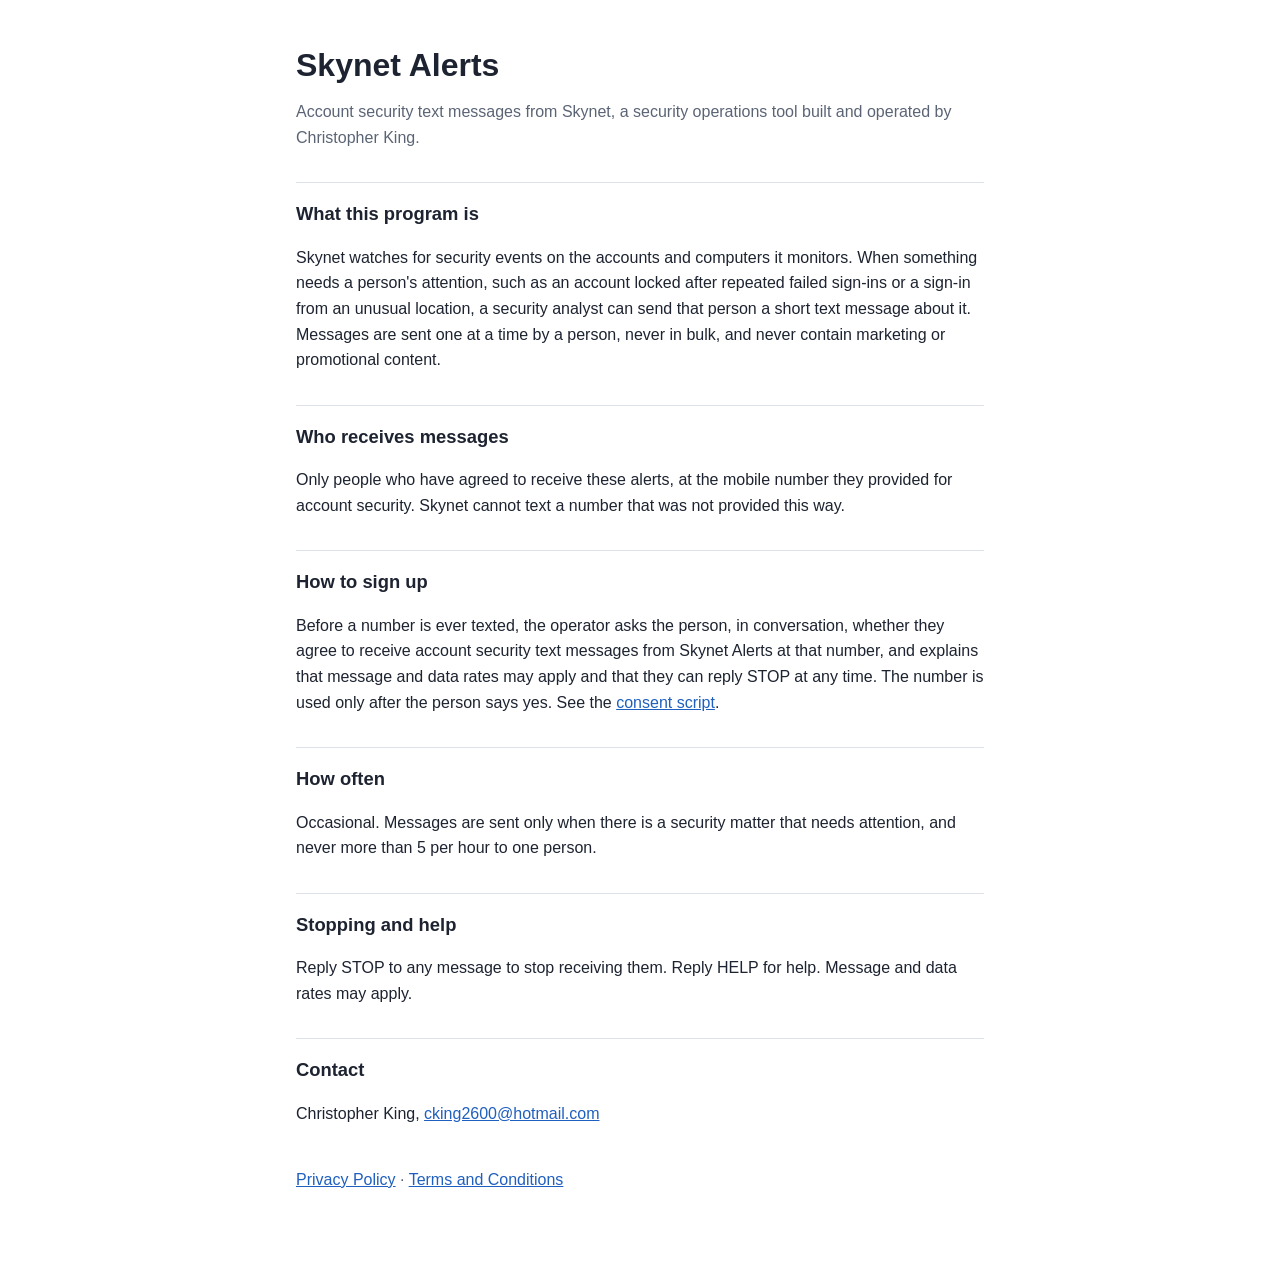
<file: index.html>
<!doctype html>
<html lang="en">
<head>
<meta charset="utf-8">
<meta name="viewport" content="width=device-width, initial-scale=1">
<title>Skynet Alerts</title>
<link rel="stylesheet" href="style.css">
</head>
<body>
<main>
  <h1>Skynet Alerts</h1>
  <p class="lead">Account security text messages from Skynet, a security operations tool built and operated by Christopher King.</p>

  <h2>What this program is</h2>
  <p>Skynet watches for security events on the accounts and computers it monitors. When something needs a person's attention, such as an account locked after repeated failed sign-ins or a sign-in from an unusual location, a security analyst can send that person a short text message about it. Messages are sent one at a time by a person, never in bulk, and never contain marketing or promotional content.</p>

  <h2>Who receives messages</h2>
  <p>Only people who have agreed to receive these alerts, at the mobile number they provided for account security. Skynet cannot text a number that was not provided this way.</p>

  <h2>How to sign up</h2>
  <p>Before a number is ever texted, the operator asks the person, in conversation, whether they agree to receive account security text messages from Skynet Alerts at that number, and explains that message and data rates may apply and that they can reply STOP at any time. The number is used only after the person says yes. See the <a href="optin.png">consent script</a>.</p>

  <h2>How often</h2>
  <p>Occasional. Messages are sent only when there is a security matter that needs attention, and never more than 5 per hour to one person.</p>

  <h2>Stopping and help</h2>
  <p>Reply STOP to any message to stop receiving them. Reply HELP for help. Message and data rates may apply.</p>

  <h2>Contact</h2>
  <p>Christopher King, <a href="mailto:cking2600@hotmail.com">cking2600@hotmail.com</a></p>

  <p class="links"><a href="privacy.html">Privacy Policy</a> &middot; <a href="terms.html">Terms and Conditions</a></p>
</main>
</body>
</html>
</file>
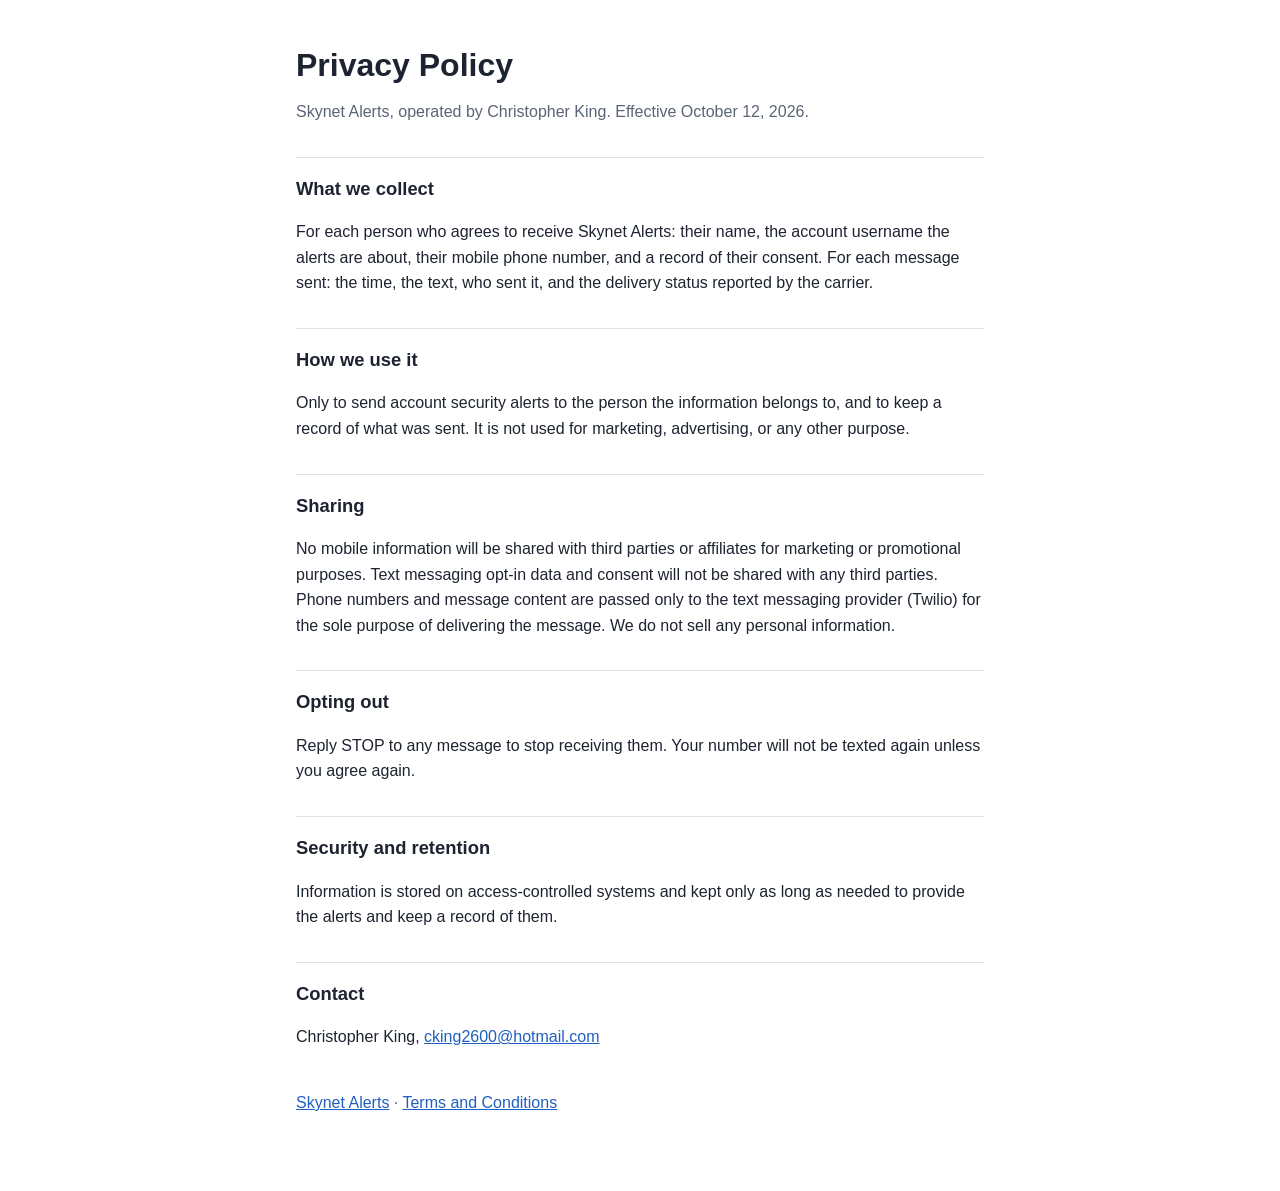
<file: privacy.html>
<!doctype html>
<html lang="en">
<head>
<meta charset="utf-8">
<meta name="viewport" content="width=device-width, initial-scale=1">
<title>Skynet Alerts Privacy Policy</title>
<link rel="stylesheet" href="style.css">
</head>
<body>
<main>
  <h1>Privacy Policy</h1>
  <p class="lead">Skynet Alerts, operated by Christopher King. Effective October 12, 2026.</p>

  <h2>What we collect</h2>
  <p>For each person who agrees to receive Skynet Alerts: their name, the account username the alerts are about, their mobile phone number, and a record of their consent. For each message sent: the time, the text, who sent it, and the delivery status reported by the carrier.</p>

  <h2>How we use it</h2>
  <p>Only to send account security alerts to the person the information belongs to, and to keep a record of what was sent. It is not used for marketing, advertising, or any other purpose.</p>

  <h2>Sharing</h2>
  <p>No mobile information will be shared with third parties or affiliates for marketing or promotional purposes. Text messaging opt-in data and consent will not be shared with any third parties. Phone numbers and message content are passed only to the text messaging provider (Twilio) for the sole purpose of delivering the message. We do not sell any personal information.</p>

  <h2>Opting out</h2>
  <p>Reply STOP to any message to stop receiving them. Your number will not be texted again unless you agree again.</p>

  <h2>Security and retention</h2>
  <p>Information is stored on access-controlled systems and kept only as long as needed to provide the alerts and keep a record of them.</p>

  <h2>Contact</h2>
  <p>Christopher King, <a href="mailto:cking2600@hotmail.com">cking2600@hotmail.com</a></p>

  <p class="links"><a href="index.html">Skynet Alerts</a> &middot; <a href="terms.html">Terms and Conditions</a></p>
</main>
</body>
</html>
</file>
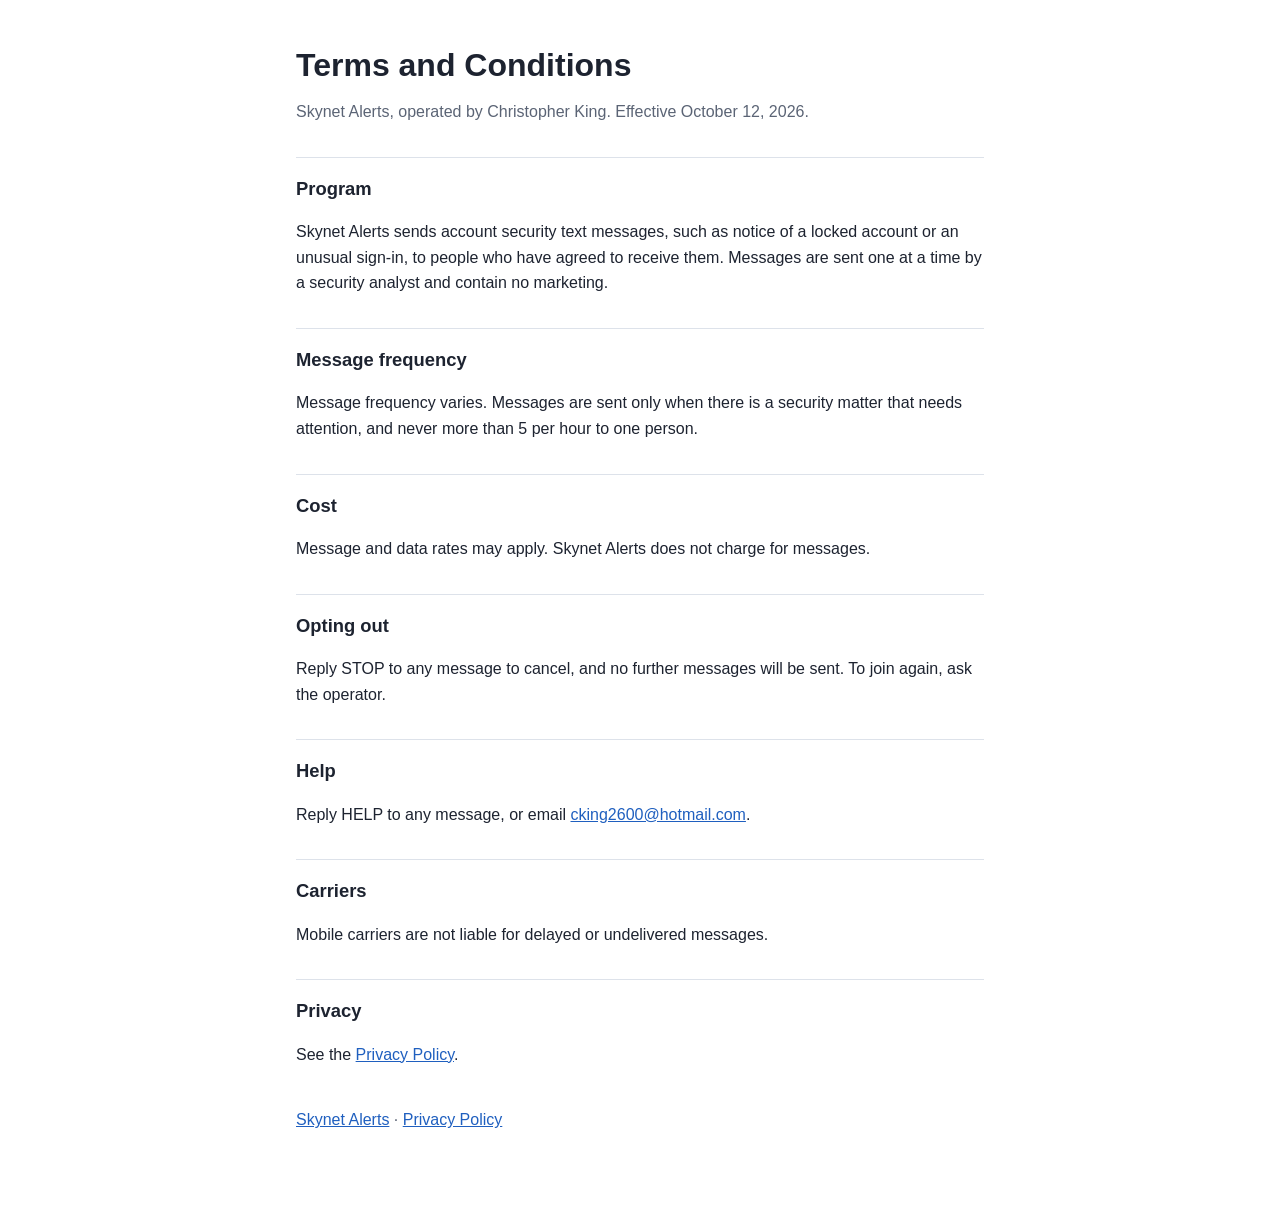
<file: terms.html>
<!doctype html>
<html lang="en">
<head>
<meta charset="utf-8">
<meta name="viewport" content="width=device-width, initial-scale=1">
<title>Skynet Alerts Terms</title>
<link rel="stylesheet" href="style.css">
</head>
<body>
<main>
  <h1>Terms and Conditions</h1>
  <p class="lead">Skynet Alerts, operated by Christopher King. Effective October 12, 2026.</p>

  <h2>Program</h2>
  <p>Skynet Alerts sends account security text messages, such as notice of a locked account or an unusual sign-in, to people who have agreed to receive them. Messages are sent one at a time by a security analyst and contain no marketing.</p>

  <h2>Message frequency</h2>
  <p>Message frequency varies. Messages are sent only when there is a security matter that needs attention, and never more than 5 per hour to one person.</p>

  <h2>Cost</h2>
  <p>Message and data rates may apply. Skynet Alerts does not charge for messages.</p>

  <h2>Opting out</h2>
  <p>Reply STOP to any message to cancel, and no further messages will be sent. To join again, ask the operator.</p>

  <h2>Help</h2>
  <p>Reply HELP to any message, or email <a href="mailto:cking2600@hotmail.com">cking2600@hotmail.com</a>.</p>

  <h2>Carriers</h2>
  <p>Mobile carriers are not liable for delayed or undelivered messages.</p>

  <h2>Privacy</h2>
  <p>See the <a href="privacy.html">Privacy Policy</a>.</p>

  <p class="links"><a href="index.html">Skynet Alerts</a> &middot; <a href="privacy.html">Privacy Policy</a></p>
</main>
</body>
</html>
</file>
<file: style.css>
:root { --bg: #ffffff; --text: #1d2330; --muted: #5b6475; --accent: #1f5fbf; --rule: #dde2ea; }
@media (prefers-color-scheme: dark) {
  :root { --bg: #12161d; --text: #e6e9ef; --muted: #9aa3b2; --accent: #6fa3f0; --rule: #2a313d; }
}
* { box-sizing: border-box; }
body { margin: 0; background: var(--bg); color: var(--text); font: 16px/1.6 -apple-system, "Segoe UI", Roboto, Arial, sans-serif; }
main { max-width: 720px; margin: 0 auto; padding: 40px 16px 60px; }
h1 { font-size: 2rem; margin: 0 0 8px; }
h2 { font-size: 1.15rem; margin: 32px 0 6px; padding-top: 16px; border-top: 1px solid var(--rule); }
.lead { color: var(--muted); margin: 0 0 8px; }
a { color: var(--accent); }
.links { margin-top: 40px; color: var(--muted); }
</file>
